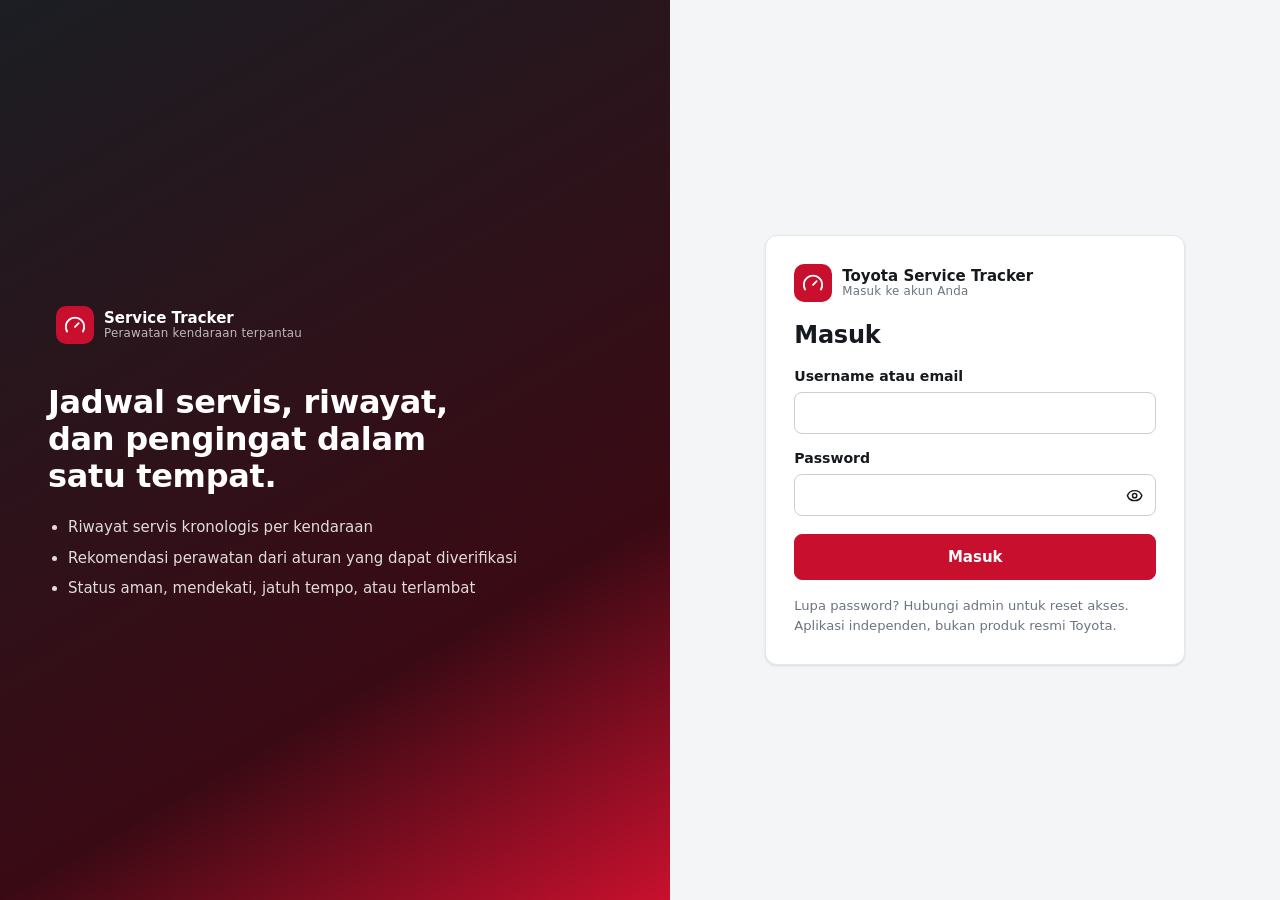
<file: index.html>
<!doctype html>
<html lang="id">
<head>
  <meta charset="utf-8">
  <meta name="viewport" content="width=device-width, initial-scale=1">
  <meta http-equiv="Content-Security-Policy" content="default-src 'self'; script-src 'self'; style-src 'self' https://fonts.googleapis.com; font-src https://fonts.gstatic.com; img-src 'self' data:; connect-src 'self' https://script.google.com https://*.googleusercontent.com; base-uri 'none'; form-action 'self'; object-src 'none'">
  <meta name="referrer" content="no-referrer">
  <meta name="color-scheme" content="light dark">
  <title>Toyota Service Tracker</title>
  <link rel="icon" href="assets/images/favicon.svg" type="image/svg+xml">
  <link rel="preconnect" href="https://fonts.googleapis.com">
  <link rel="preconnect" href="https://fonts.gstatic.com" crossorigin>
  <link rel="stylesheet" href="https://fonts.googleapis.com/css2?family=Inter:wght@400;500;600;700&display=swap">
  <link rel="stylesheet" href="assets/css/variables.css">
  <link rel="stylesheet" href="assets/css/base.css">
  <link rel="stylesheet" href="assets/css/components.css">
  <link rel="stylesheet" href="assets/css/dashboard.css">
  <link rel="stylesheet" href="assets/css/responsive.css">
</head>
<body>
  <a class="skip-link" href="#main">Lewati ke konten utama</a>
  <div id="boot" class="content" role="status"><div class="empty"><h3>Memuat aplikasi…</h3></div></div>
  <div class="app hidden" id="app">
    <aside class="sidebar" id="sidebar" aria-label="Navigasi utama"></aside>
    <div class="main-col">
      <header class="topbar" id="topbar"></header>
      <main id="main" class="content" tabindex="-1"></main>
      <footer class="footer">Toyota Service Tracker adalah aplikasi independen dan bukan produk resmi PT Toyota-Astra Motor / Toyota Motor Corporation. Jadwal "Belum diverifikasi" bukan jadwal resmi.</footer>
    </div>
  </div>
  <div id="overlay" class="overlay hidden"></div>
  <script src="assets/vendor/chart.umd.js"></script>
  <script type="module" src="assets/js/app.js"></script>
</body>
</html>
</file>
<file: assets/css/variables.css>
/* variables.css — token desain. Aksen merah otomotif orisinal (bukan logo/warna merek resmi). */
:root {
  --font: "Inter", system-ui, -apple-system, "Segoe UI", Roboto, "Helvetica Neue", Arial, sans-serif;
  --bg: #f4f5f7;
  --surface: #ffffff;
  --surface-2: #f8f9fb;
  --border: #e3e6ea;
  --border-strong: #c9cfd6;
  --text: #16191d;
  --text-2: #4a525c;
  --text-3: #6b7480;
  --accent: #c8102e;
  --accent-hover: #a50d26;
  --accent-soft: #fdecef;
  --on-accent: #ffffff;
  --focus: #1d4ed8;

  --ok: #176f4a;        --ok-bg: #e3f4ec;
  --info: #1d4ed8;      --info-bg: #e6eefc;
  --warn: #8a5a00;      --warn-bg: #fdf0d2;
  --due: #a14500;       --due-bg: #fde6d3;
  --bad: #b3162b;       --bad-bg: #fde4e7;
  --muted: #4f5863;     --muted-bg: #eceef1;

  --radius: 12px;
  --radius-sm: 8px;
  --shadow: 0 1px 2px rgba(16, 24, 40, .05), 0 1px 3px rgba(16, 24, 40, .06);
  --shadow-lg: 0 12px 32px rgba(16, 24, 40, .18);
  --sidebar-w: 256px;
  --header-h: 64px;
  --ease: cubic-bezier(.2, .7, .2, 1);

  /* palet grafik ramah buta warna (Okabe-Ito) */
  --c1: #0072b2; --c2: #e69f00; --c3: #009e73; --c4: #cc79a7;
  --c5: #56b4e9; --c6: #d55e00; --c7: #f0e442; --c8: #7a828c;
}

@media (prefers-color-scheme: dark) {
  :root:not([data-theme="light"]) {
    --bg: #0f1216; --surface: #171b21; --surface-2: #1d222a;
    --border: #2a313b; --border-strong: #3a424e;
    --text: #eef0f3; --text-2: #b8bfc9; --text-3: #8d96a3;
    --accent: #ef4458; --accent-hover: #ff6477; --accent-soft: #3a1620; --on-accent: #12080a;
    --focus: #7aa2ff;
    --ok: #55d6a0; --ok-bg: #12301f;
    --info: #8db1ff; --info-bg: #162545;
    --warn: #f0c14b; --warn-bg: #3a2c08;
    --due: #ffa862; --due-bg: #3d210a;
    --bad: #ff8a98; --bad-bg: #44121b;
    --muted: #b8bfc9; --muted-bg: #262c35;
    --shadow: 0 1px 2px rgba(0, 0, 0, .4);
    --shadow-lg: 0 12px 32px rgba(0, 0, 0, .6);
  }
}
</file>
<file: assets/css/base.css>
/* base.css — reset, tipografi, kerangka aplikasi */
*, *::before, *::after { box-sizing: border-box; }
html { -webkit-text-size-adjust: 100%; }
body {
  margin: 0; font-family: var(--font); font-size: 15px; line-height: 1.5;
  color: var(--text); background: var(--bg); -webkit-font-smoothing: antialiased;
}
h1, h2, h3, h4 { margin: 0; line-height: 1.25; font-weight: 650; letter-spacing: -.01em; }
h1 { font-size: 1.5rem; } h2 { font-size: 1.15rem; } h3 { font-size: 1rem; }
p { margin: 0; }
a { color: var(--info); text-decoration: none; }
a:hover { text-decoration: underline; }
button, input, select, textarea { font: inherit; color: inherit; }
:focus-visible { outline: 3px solid var(--focus); outline-offset: 2px; border-radius: 4px; }
.sr-only { position: absolute; width: 1px; height: 1px; padding: 0; margin: -1px; overflow: hidden; clip: rect(0,0,0,0); white-space: nowrap; border: 0; }
.skip-link { position: absolute; left: 8px; top: -48px; background: var(--accent); color: var(--on-accent); padding: 8px 14px; border-radius: 8px; z-index: 200; }
.skip-link:focus { top: 8px; text-decoration: none; }
.muted { color: var(--text-3); }
.nowrap { white-space: nowrap; }
.mono { font-variant-numeric: tabular-nums; }
.hidden { display: none !important; }
svg.icon { width: 1.15em; height: 1.15em; flex: none; vertical-align: -.2em; }

/* kerangka */
.app { display: grid; grid-template-columns: var(--sidebar-w) minmax(0, 1fr); min-height: 100vh; }
.sidebar {
  position: sticky; top: 0; height: 100vh; overflow-y: auto; background: var(--surface);
  border-right: 1px solid var(--border); display: flex; flex-direction: column; padding: 16px 12px;
}
.brand { display: flex; align-items: center; gap: 10px; padding: 6px 8px 18px; }
.brand-mark { width: 38px; height: 38px; border-radius: 10px; background: var(--accent); color: var(--on-accent); display: grid; place-items: center; }
.brand-mark svg.icon { width: 22px; height: 22px; }
.brand-name { font-weight: 700; line-height: 1.1; }
.brand-name small { display: block; font-weight: 500; color: var(--text-3); font-size: .74rem; letter-spacing: .02em; }
.nav { display: flex; flex-direction: column; gap: 2px; }
.nav-label { font-size: .7rem; text-transform: uppercase; letter-spacing: .08em; color: var(--text-3); padding: 14px 10px 6px; }
.nav a {
  display: flex; align-items: center; gap: 10px; padding: 9px 10px; border-radius: var(--radius-sm);
  color: var(--text-2); font-weight: 500; text-decoration: none; transition: background .15s var(--ease);
}
.nav a:hover { background: var(--surface-2); text-decoration: none; }
.nav a[aria-current="page"] { background: var(--accent-soft); color: var(--accent); font-weight: 600; }
.sidebar-foot { margin-top: auto; padding: 14px 8px 4px; font-size: .75rem; color: var(--text-3); }

.main-col { display: flex; flex-direction: column; min-width: 0; }
.topbar {
  position: sticky; top: 0; z-index: 30; height: var(--header-h); display: flex; align-items: center; gap: 12px;
  padding: 0 24px; background: color-mix(in srgb, var(--bg) 88%, transparent); backdrop-filter: blur(8px);
  border-bottom: 1px solid var(--border);
}
.topbar-title { min-width: 0; }
.crumbs { font-size: .78rem; color: var(--text-3); display: flex; gap: 6px; align-items: center; flex-wrap: wrap; }
.crumbs a { color: var(--text-3); }
.topbar h1 { font-size: 1.15rem; white-space: nowrap; overflow: hidden; text-overflow: ellipsis; }
.topbar-actions { margin-left: auto; display: flex; align-items: center; gap: 8px; }
.content { padding: 24px; max-width: 1400px; width: 100%; margin: 0 auto; outline: none; }
.page-head { display: flex; align-items: flex-end; justify-content: space-between; gap: 12px; flex-wrap: wrap; margin-bottom: 18px; }
.page-head p { color: var(--text-3); margin-top: 2px; }
.page-actions { display: flex; gap: 8px; flex-wrap: wrap; }
.footer { padding: 18px 24px 28px; font-size: .78rem; color: var(--text-3); text-align: center; }
.overlay { position: fixed; inset: 0; background: rgba(10, 14, 20, .5); z-index: 40; }
.menu-btn { display: none; }
</file>
<file: assets/css/components.css>
/* components.css — tombol, form, kartu, badge, tabel, modal, toast, tab, paginasi */
.btn {
  display: inline-flex; align-items: center; justify-content: center; gap: 8px; min-height: 40px; padding: 8px 14px;
  border-radius: var(--radius-sm); border: 1px solid var(--border-strong); background: var(--surface); color: var(--text);
  font-weight: 600; cursor: pointer; text-decoration: none; transition: background .15s var(--ease), transform .1s;
}
.btn:hover { background: var(--surface-2); text-decoration: none; }
.btn:active { transform: translateY(1px); }
.btn[disabled], .btn[aria-disabled="true"] { opacity: .55; cursor: not-allowed; }
.btn-primary { background: var(--accent); border-color: var(--accent); color: var(--on-accent); }
.btn-primary:hover { background: var(--accent-hover); }
.btn-danger { color: var(--bad); border-color: color-mix(in srgb, var(--bad) 45%, var(--border)); }
.btn-ghost { border-color: transparent; background: transparent; }
.btn-sm { min-height: 32px; padding: 4px 10px; font-size: .86rem; }
.btn-icon { width: 40px; padding: 0; }
.btn-icon.btn-sm { width: 32px; }
.spin svg { animation: spin .8s linear infinite; }
@keyframes spin { to { transform: rotate(360deg); } }

.card { background: var(--surface); border: 1px solid var(--border); border-radius: var(--radius); box-shadow: var(--shadow); }
.card-pad { padding: 18px; }
.card-head { display: flex; align-items: center; justify-content: space-between; gap: 8px; padding: 16px 18px 0; }
.card-head h2 { font-size: 1rem; }

/* form */
.form-grid { display: grid; grid-template-columns: repeat(2, minmax(0, 1fr)); gap: 14px 16px; }
.field { display: flex; flex-direction: column; gap: 5px; min-width: 0; }
.field.span-2 { grid-column: 1 / -1; }
.field label { font-weight: 600; font-size: .88rem; }
.field .req { color: var(--bad); }
.field .hint { font-size: .78rem; color: var(--text-3); }
.field .err { font-size: .8rem; color: var(--bad); display: flex; gap: 6px; align-items: center; }
.input, select.input, textarea.input {
  width: 100%; min-height: 42px; padding: 8px 12px; border: 1px solid var(--border-strong); border-radius: var(--radius-sm);
  background: var(--surface); color: var(--text);
}
textarea.input { min-height: 84px; resize: vertical; }
.input[aria-invalid="true"] { border-color: var(--bad); background: var(--bad-bg); }
.check { display: flex; gap: 8px; align-items: center; }
.check input { width: 18px; height: 18px; accent-color: var(--accent); }
.input-wrap { position: relative; }
.input-wrap .btn-icon { position: absolute; right: 2px; top: 1px; }
.input-wrap .input { padding-right: 44px; }
.toolbar { display: flex; flex-wrap: wrap; gap: 10px; align-items: end; margin-bottom: 14px; }
.toolbar .field { min-width: 150px; }
.toolbar .grow { flex: 1 1 220px; }
.search { position: relative; }
.search svg.icon { position: absolute; left: 12px; top: 50%; transform: translateY(-50%); color: var(--text-3); pointer-events: none; }
.search .input { padding-left: 38px; }

/* badge */
.badge { display: inline-flex; align-items: center; gap: 5px; padding: 2px 9px; border-radius: 999px; font-size: .78rem; font-weight: 650; white-space: nowrap; }
.badge svg.icon { width: 13px; height: 13px; }
.b-ok { background: var(--ok-bg); color: var(--ok); }
.b-info { background: var(--info-bg); color: var(--info); }
.b-warn { background: var(--warn-bg); color: var(--warn); }
.b-due { background: var(--due-bg); color: var(--due); }
.b-bad { background: var(--bad-bg); color: var(--bad); }
.b-muted { background: var(--muted-bg); color: var(--muted); }

/* tabel */
.table-wrap { overflow-x: auto; }
table.data { width: 100%; border-collapse: collapse; font-size: .92rem; }
table.data th { text-align: left; font-size: .76rem; text-transform: uppercase; letter-spacing: .05em; color: var(--text-3); padding: 10px 14px; background: var(--surface-2); border-bottom: 1px solid var(--border); white-space: nowrap; }
table.data td { padding: 12px 14px; border-bottom: 1px solid var(--border); vertical-align: middle; }
table.data tr:last-child td { border-bottom: 0; }
table.data tbody tr:hover { background: var(--surface-2); }
.row-actions { display: flex; gap: 4px; justify-content: flex-end; flex-wrap: wrap; }
.cell-main { font-weight: 600; }
.cell-sub { font-size: .8rem; color: var(--text-3); }
.pager { display: flex; align-items: center; justify-content: space-between; gap: 10px; padding: 12px 14px; border-top: 1px solid var(--border); flex-wrap: wrap; font-size: .88rem; color: var(--text-2); }
.pager .btns { display: flex; gap: 6px; }

/* tab */
.tabs { display: flex; gap: 4px; border-bottom: 1px solid var(--border); margin-bottom: 18px; overflow-x: auto; }
.tab { padding: 10px 14px; border: 0; background: none; border-bottom: 3px solid transparent; color: var(--text-2); font-weight: 600; cursor: pointer; white-space: nowrap; }
.tab[aria-selected="true"] { color: var(--accent); border-bottom-color: var(--accent); }

/* dialog */
dialog.modal { border: 0; padding: 0; border-radius: var(--radius); background: var(--surface); color: var(--text); width: min(640px, calc(100vw - 24px)); max-height: calc(100vh - 24px); box-shadow: var(--shadow-lg); }
dialog.modal.wide { width: min(860px, calc(100vw - 24px)); }
dialog.modal.narrow { width: min(440px, calc(100vw - 24px)); }
dialog.modal::backdrop { background: rgba(10, 14, 20, .55); }
.modal-head { display: flex; align-items: center; justify-content: space-between; padding: 16px 20px; border-bottom: 1px solid var(--border); position: sticky; top: 0; background: var(--surface); z-index: 1; }
.modal-body { padding: 18px 20px; overflow-y: auto; max-height: calc(100vh - 190px); }
.modal-foot { display: flex; justify-content: flex-end; gap: 8px; padding: 14px 20px; border-top: 1px solid var(--border); flex-wrap: wrap; }
.alert { padding: 10px 14px; border-radius: var(--radius-sm); display: flex; gap: 10px; align-items: flex-start; font-size: .9rem; }
.alert.bad { background: var(--bad-bg); color: var(--bad); }
.alert.warn { background: var(--warn-bg); color: var(--warn); }
.alert.info { background: var(--info-bg); color: var(--info); }
.alert.ok { background: var(--ok-bg); color: var(--ok); }
.secret-box { font-family: ui-monospace, SFMono-Regular, Menlo, monospace; font-size: 1.15rem; padding: 12px 14px; background: var(--surface-2); border: 1px dashed var(--border-strong); border-radius: var(--radius-sm); letter-spacing: .04em; word-break: break-all; }

/* toast */
.toasts { position: fixed; right: 16px; bottom: 16px; display: flex; flex-direction: column; gap: 8px; z-index: 300; max-width: min(380px, calc(100vw - 32px)); }
.toast { display: flex; gap: 10px; align-items: flex-start; padding: 12px 14px; border-radius: var(--radius-sm); background: var(--surface); border: 1px solid var(--border); box-shadow: var(--shadow-lg); animation: toast-in .25s var(--ease); }
.toast.ok { border-left: 4px solid var(--ok); } .toast.bad { border-left: 4px solid var(--bad); } .toast.info { border-left: 4px solid var(--info); }
@keyframes toast-in { from { opacity: 0; transform: translateY(8px); } }

/* empty / skeleton */
.empty { text-align: center; padding: 40px 20px; color: var(--text-2); }
.empty .empty-ic { width: 52px; height: 52px; margin: 0 auto 12px; border-radius: 50%; background: var(--surface-2); display: grid; place-items: center; color: var(--text-3); }
.empty .empty-ic svg.icon { width: 26px; height: 26px; }
.empty h3 { margin-bottom: 4px; }
.skel { background: linear-gradient(90deg, var(--surface-2), var(--border), var(--surface-2)); background-size: 200% 100%; animation: shimmer 1.2s infinite; border-radius: 8px; }
@keyframes shimmer { to { background-position: -200% 0; } }

/* timeline */
.timeline { list-style: none; margin: 0; padding: 0 0 0 18px; border-left: 2px solid var(--border); }
.timeline li { position: relative; padding: 0 0 18px 18px; }
.timeline li::before { content: ""; position: absolute; left: -26px; top: 4px; width: 14px; height: 14px; border-radius: 50%; background: var(--surface); border: 3px solid var(--accent); }
.timeline .t-date { font-weight: 650; }
.kv { display: grid; grid-template-columns: 170px minmax(0, 1fr); gap: 8px 16px; font-size: .92rem; }
.kv dt { color: var(--text-3); } .kv dd { margin: 0; word-break: break-word; }

@media (prefers-reduced-motion: reduce) {
  *, *::before, *::after { animation-duration: .01ms !important; transition-duration: .01ms !important; }
}
</file>
<file: assets/css/dashboard.css>
/* dashboard.css — KPI, grafik, kartu rekomendasi */
.kpi-grid { display: grid; grid-template-columns: repeat(auto-fill, minmax(215px, 1fr)); gap: 14px; margin-bottom: 18px; }
.kpi { padding: 16px; display: flex; flex-direction: column; gap: 6px; transition: transform .15s var(--ease), box-shadow .15s; position: relative; overflow: hidden; }
.kpi:hover { transform: translateY(-2px); box-shadow: var(--shadow-lg); }
.kpi-top { display: flex; align-items: center; justify-content: space-between; gap: 8px; }
.kpi-label { font-size: .82rem; color: var(--text-2); font-weight: 600; }
.kpi-ic { width: 34px; height: 34px; border-radius: 9px; display: grid; place-items: center; }
.kpi-value { font-size: 1.85rem; font-weight: 750; letter-spacing: -.02em; line-height: 1.1; font-variant-numeric: tabular-nums; }
.kpi-sub { font-size: .8rem; color: var(--text-3); display: flex; gap: 6px; align-items: center; flex-wrap: wrap; }
.kpi.k-bad .kpi-ic { background: var(--bad-bg); color: var(--bad); }
.kpi.k-warn .kpi-ic { background: var(--warn-bg); color: var(--warn); }
.kpi.k-ok .kpi-ic { background: var(--ok-bg); color: var(--ok); }
.kpi.k-info .kpi-ic { background: var(--info-bg); color: var(--info); }
.kpi.k-muted .kpi-ic { background: var(--muted-bg); color: var(--muted); }
.kpi.k-hero { background: linear-gradient(135deg, var(--accent), color-mix(in srgb, var(--accent) 70%, #000)); color: var(--on-accent); border: 0; }
.kpi.k-hero .kpi-label, .kpi.k-hero .kpi-sub { color: color-mix(in srgb, var(--on-accent) 85%, transparent); }
.kpi.k-hero .kpi-ic { background: rgba(255, 255, 255, .2); color: var(--on-accent); }
.trend { display: inline-flex; align-items: center; gap: 3px; font-weight: 650; }

.dash-grid { display: grid; grid-template-columns: repeat(12, minmax(0, 1fr)); gap: 14px; }
.span-4 { grid-column: span 4; } .span-5 { grid-column: span 5; } .span-6 { grid-column: span 6; }
.span-7 { grid-column: span 7; } .span-8 { grid-column: span 8; } .span-12 { grid-column: span 12; }
.chart-card { padding: 16px 18px 18px; min-width: 0; }
.chart-card h2 { font-size: .98rem; margin-bottom: 2px; }
.chart-card .sub { font-size: .8rem; color: var(--text-3); margin-bottom: 10px; }
.chart-box { position: relative; height: 260px; }
.chart-box.tall { height: 320px; }
.chart-empty { height: 100%; display: grid; place-items: center; text-align: center; color: var(--text-3); font-size: .9rem; border: 1px dashed var(--border-strong); border-radius: var(--radius-sm); padding: 14px; }
.list-plain { list-style: none; margin: 0; padding: 0; }
.list-plain li { display: flex; gap: 12px; align-items: center; padding: 10px 0; border-bottom: 1px solid var(--border); }
.list-plain li:last-child { border-bottom: 0; }
.li-main { flex: 1; min-width: 0; }
.li-title { font-weight: 600; }
.li-sub { font-size: .8rem; color: var(--text-3); }

.vehicle-cards { display: grid; grid-template-columns: repeat(auto-fill, minmax(280px, 1fr)); gap: 14px; margin-bottom: 18px; }
.vcard { padding: 16px; display: flex; flex-direction: column; gap: 8px; color: inherit; }
.vcard:hover { text-decoration: none; box-shadow: var(--shadow-lg); }
.plate { display: inline-block; font-weight: 750; letter-spacing: .06em; padding: 2px 10px; border: 2px solid var(--text); border-radius: 6px; font-size: .95rem; background: var(--surface); }

.rec-list { display: grid; gap: 12px; }
.rec { padding: 16px 18px; display: grid; gap: 10px; border-left: 5px solid var(--muted); }
.rec.s-SAFE { border-left-color: var(--ok); } .rec.s-NEAR { border-left-color: var(--warn); }
.rec.s-DUE { border-left-color: var(--due); } .rec.s-OVERDUE { border-left-color: var(--bad); }
.rec-head { display: flex; gap: 10px; align-items: flex-start; justify-content: space-between; flex-wrap: wrap; }
.rec-badges { display: flex; gap: 6px; flex-wrap: wrap; }
.rec-metrics { display: grid; grid-template-columns: repeat(auto-fit, minmax(150px, 1fr)); gap: 10px; }
.metric { background: var(--surface-2); border-radius: var(--radius-sm); padding: 8px 12px; }
.metric .m-l { font-size: .72rem; text-transform: uppercase; letter-spacing: .05em; color: var(--text-3); }
.metric .m-v { font-weight: 650; font-variant-numeric: tabular-nums; }
</file>
<file: assets/css/responsive.css>
/* responsive.css — tablet & ponsel */
@media (max-width: 1100px) {
  .span-4, .span-5, .span-6, .span-7, .span-8 { grid-column: span 12; }
}
@media (max-width: 900px) {
  .app { grid-template-columns: minmax(0, 1fr); }
  .sidebar { position: fixed; left: 0; top: 0; bottom: 0; width: min(288px, 86vw); z-index: 50; transform: translateX(-102%); transition: transform .25s var(--ease); box-shadow: var(--shadow-lg); }
  .sidebar.open { transform: none; }
  .menu-btn { display: inline-flex; }
  .topbar { padding: 0 14px; }
  .content { padding: 16px 14px; }
  .form-grid { grid-template-columns: minmax(0, 1fr); }
  .kv { grid-template-columns: 1fr; gap: 2px 0; } .kv dt { margin-top: 8px; }
  .user-name { display: none; }
}
@media (max-width: 640px) {
  table.stack thead { position: absolute; width: 1px; height: 1px; overflow: hidden; clip: rect(0,0,0,0); }
  table.stack, table.stack tbody, table.stack tr, table.stack td { display: block; width: 100%; }
  table.stack tr { padding: 10px 14px; border-bottom: 1px solid var(--border); }
  table.stack td { border: 0; padding: 4px 0; display: flex; justify-content: space-between; gap: 12px; text-align: right; }
  table.stack td::before { content: attr(data-label); font-size: .74rem; text-transform: uppercase; color: var(--text-3); letter-spacing: .05em; text-align: left; flex: none; padding-top: 2px; }
  table.stack td.td-actions { justify-content: flex-end; }
  table.stack td.td-actions::before { display: none; }
  .kpi-grid { grid-template-columns: repeat(2, minmax(0, 1fr)); gap: 10px; }
  .kpi-value { font-size: 1.5rem; }
  .chart-box { height: 230px; }
  .toolbar .field { min-width: 0; flex: 1 1 100%; }
}
</file>
<file: assets/css/login.css>
/* login.css */
body { background: var(--bg); }
.login-shell { min-height: 100vh; display: grid; grid-template-columns: minmax(0, 1.1fr) minmax(0, 1fr); }
.login-hero { background: linear-gradient(150deg, #1b1e23, #3a0a14 70%, var(--accent)); color: #fff; padding: 48px; display: flex; flex-direction: column; justify-content: center; gap: 22px; }
.login-hero .brand-name small { color: rgba(255,255,255,.7); }
.login-hero h2 { font-size: 2rem; max-width: 18ch; line-height: 1.15; }
.login-hero ul { margin: 0; padding-left: 20px; display: grid; gap: 8px; color: rgba(255,255,255,.85); }
.login-card { align-self: center; justify-self: center; width: min(420px, calc(100vw - 32px)); padding: 28px; margin: 24px 0; }
.login-card h1 { margin: 6px 0 16px; }
.login-card .brand { padding: 0 0 12px; }
.login-card .field + .field { margin-top: 14px; }
#form-error { margin-top: 14px; }
@media (max-width: 860px) {
  .login-shell { grid-template-columns: minmax(0, 1fr); }
  .login-hero { display: none; }
  .login-card { margin: 8vh auto; }
}
.btn-block { width: 100%; margin-top: 18px; min-height: 46px; }
.small-note { margin-top: 16px; font-size: .82rem; }
</file>
